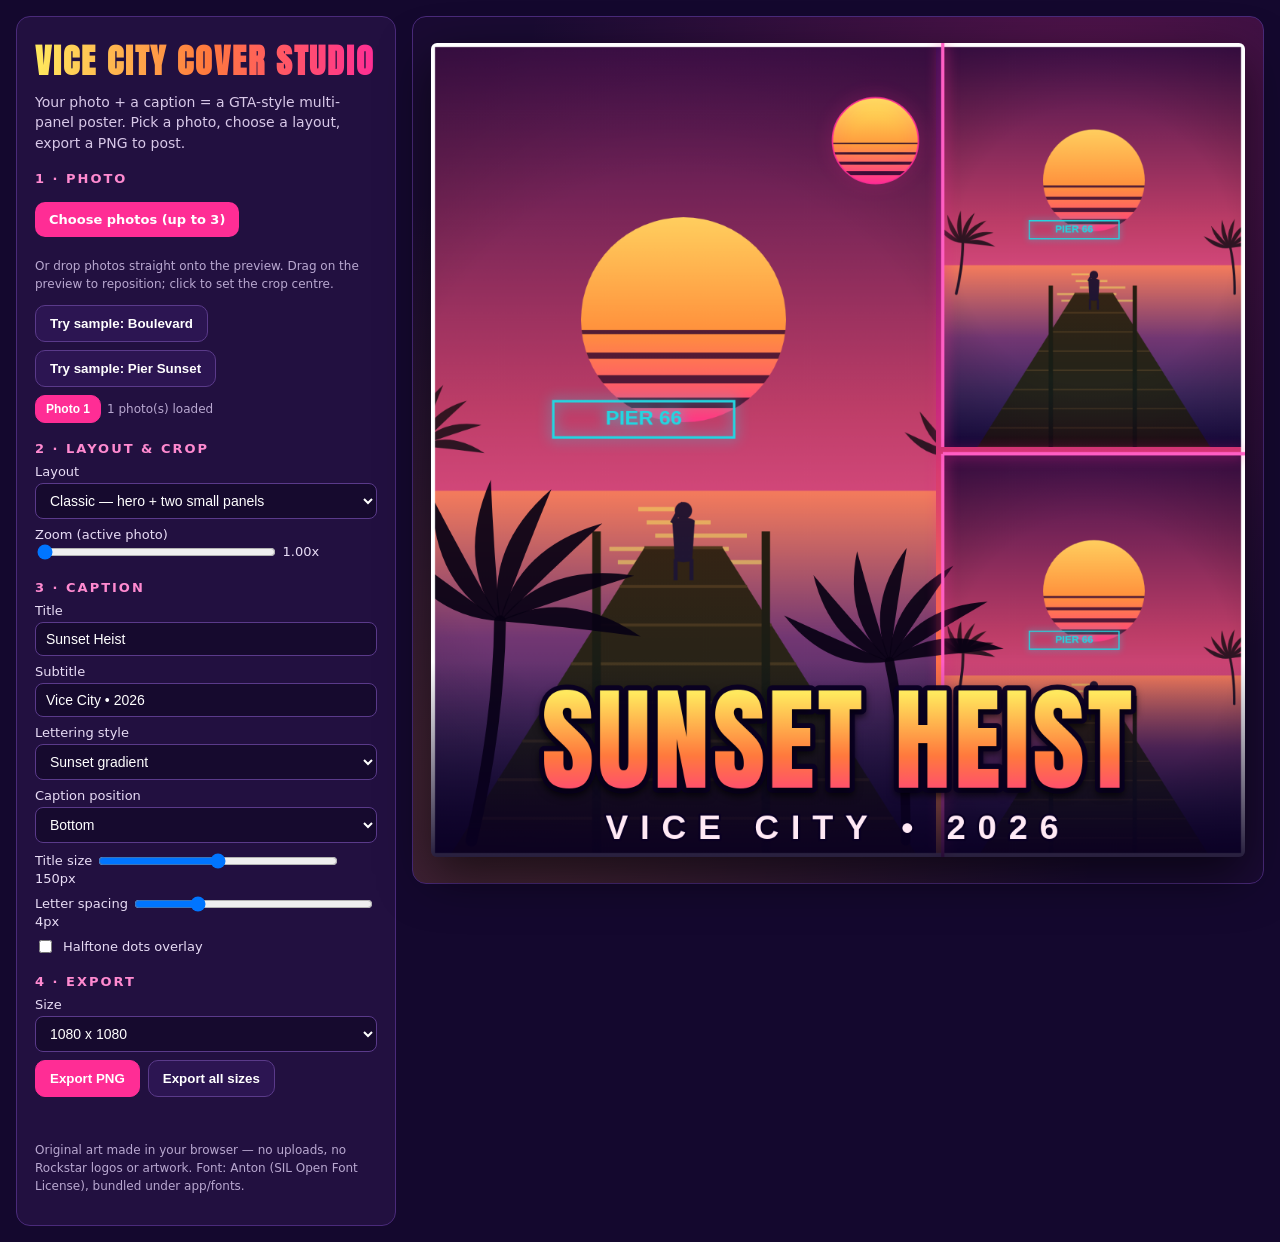
<file: app/index.html>
<!doctype html>
<html lang="en">
<head>
<meta charset="utf-8">
<meta name="viewport" content="width=device-width, initial-scale=1">
<title>Vice City Cover Studio — GTA 6-style cover art maker</title>
<link rel="stylesheet" href="./style.css">
</head>
<body>
<main class="app">
  <section class="panel controls" aria-label="Cover editor">
    <h1>Vice City Cover Studio</h1>
    <p class="tagline">Your photo + a caption = a GTA-style multi-panel poster. Pick a photo, choose a layout, export a PNG to post.</p>

    <h2>1 · Photo</h2>
    <label class="file-btn">Choose photos (up to 3)
      <input id="photo" type="file" accept="image/*" multiple>
    </label>
    <p class="hint">Or drop photos straight onto the preview. Drag on the preview to reposition; click to set the crop centre.</p>
    <div class="samples">
      <button id="sampleBoulevard" type="button">Try sample: Boulevard</button>
      <button id="samplePier" type="button">Try sample: Pier Sunset</button>
    </div>
    <div id="thumbs" class="thumbs" aria-label="Loaded photos"></div>

    <h2>2 · Layout &amp; crop</h2>
    <label>Layout
      <select id="layout"></select>
    </label>
    <label>Zoom (active photo)
      <input id="zoom" type="range" min="1" max="2.5" step="0.05" value="1">
      <span id="zoomVal">1.00x</span>
    </label>

    <h2>3 · Caption</h2>
    <label>Title
      <input id="title" type="text" maxlength="40" value="Sunset Heist">
    </label>
    <label>Subtitle
      <input id="subtitle" type="text" maxlength="60" value="Vice City • 2026">
    </label>
    <label>Lettering style
      <select id="style">
        <option value="sunset">Sunset gradient</option>
        <option value="neon">Neon glow</option>
        <option value="chrome">Chrome</option>
      </select>
    </label>
    <label>Caption position
      <select id="position">
        <option value="bottom">Bottom</option>
        <option value="top">Top</option>
      </select>
    </label>
    <label>Title size
      <input id="capSize" type="range" min="80" max="220" step="5" value="150">
      <span id="capSizeVal">150px</span>
    </label>
    <label>Letter spacing
      <input id="spacing" type="range" min="0" max="16" step="1" value="4">
      <span id="spacingVal">4px</span>
    </label>
    <label class="check"><input id="halftone" type="checkbox"> Halftone dots overlay</label>

    <h2>4 · Export</h2>
    <label>Size
      <select id="size"></select>
    </label>
    <div class="export-row">
      <button id="export" type="button" class="primary">Export PNG</button>
      <button id="exportAll" type="button">Export all sizes</button>
    </div>
    <p id="status" role="status"></p>
    <p class="fine">Original art made in your browser — no uploads, no Rockstar logos or artwork. Font: Anton (SIL Open Font License), bundled under app/fonts.</p>
  </section>

  <section class="panel stage" aria-label="Live cover preview">
    <canvas id="preview" width="1080" height="1080" aria-label="Live cover preview"></canvas>
  </section>
</main>
<script type="module" src="./src/main.js"></script>
</body>
</html>
</file>
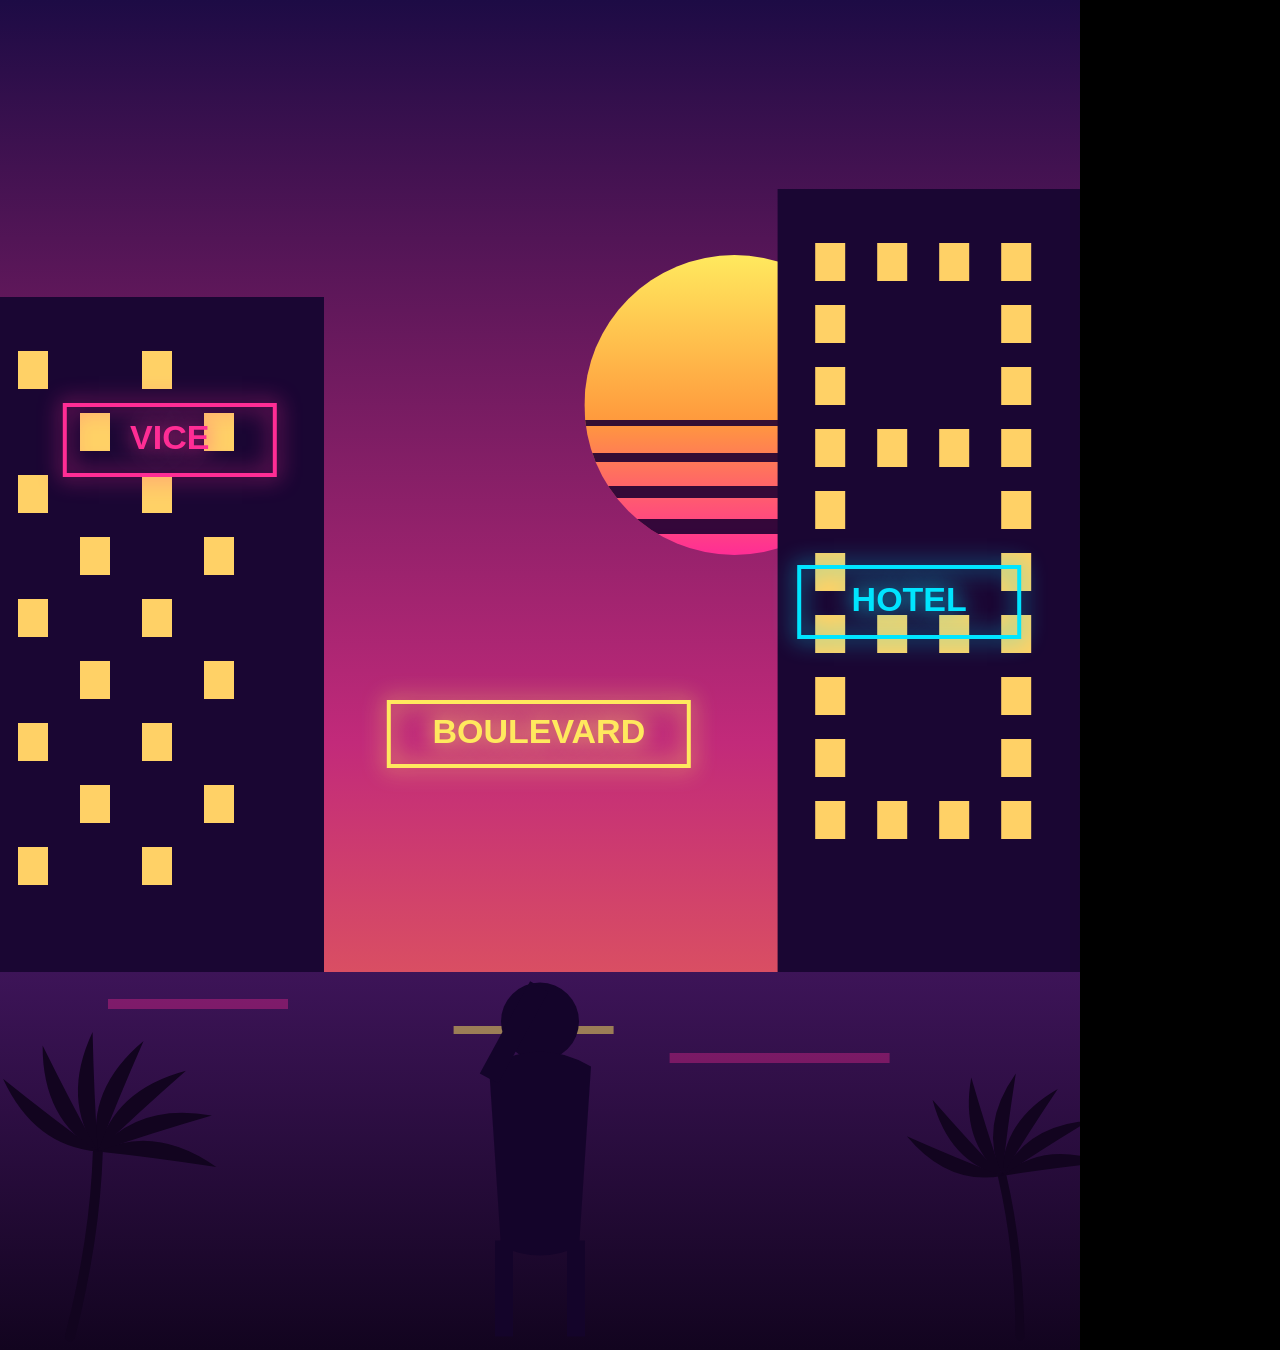
<file: tools/samples.html>
<!doctype html><html><head><meta charset="utf-8"><style>html,body{margin:0;padding:0;background:#000}canvas{display:block}</style></head>
<body><canvas id="scene" width="1080" height="1350"></canvas><script>
const cv = document.getElementById('scene');
const ctx = cv.getContext('2d');
const W = cv.width, H = cv.height;
const scene = new URLSearchParams(location.search).get('scene') || 'boulevard';

function sky(top, mid, bot) {
  const g = ctx.createLinearGradient(0, 0, 0, H);
  g.addColorStop(0, top); g.addColorStop(0.55, mid); g.addColorStop(1, bot);
  ctx.fillStyle = g; ctx.fillRect(0, 0, W, H);
}
function sun(cx, cy, r) {
  const g = ctx.createLinearGradient(cx, cy - r, cx, cy + r);
  g.addColorStop(0, '#ffe95e'); g.addColorStop(0.55, '#ff9a3d'); g.addColorStop(1, '#ff2d95');
  ctx.save(); ctx.beginPath(); ctx.arc(cx, cy, r, 0, Math.PI * 2); ctx.clip();
  ctx.fillStyle = g; ctx.fillRect(cx - r, cy - r, r * 2, r * 2);
  ctx.fillStyle = 'rgba(30,0,50,0.9)';
  for (let i = 0; i < 4; i++) ctx.fillRect(cx - r, cy + r * (0.1 + i * 0.22), r * 2, r * (0.04 + i * 0.02));
  ctx.restore();
}
function palm(x, y, s, lean) {
  ctx.save(); ctx.translate(x, y); ctx.rotate(lean); ctx.scale(s, s);
  ctx.strokeStyle = '#12041f'; ctx.fillStyle = '#12041f'; ctx.lineWidth = 9; ctx.lineCap = 'round';
  ctx.beginPath(); ctx.moveTo(0, 0); ctx.quadraticCurveTo(12, -90, 5, -170); ctx.stroke();
  ctx.translate(5, -170);
  for (let i = 0; i < 7; i++) {
    ctx.save(); ctx.rotate(-0.25 - i * Math.PI / 7.2);
    ctx.beginPath(); ctx.moveTo(0, 0);
    ctx.quadraticCurveTo(55, -18, 105, 28); ctx.quadraticCurveTo(50, 12, 0, 0);
    ctx.fill(); ctx.restore();
  }
  ctx.restore();
}
function neonSign(x, y, w, h, text, color) {
  ctx.save();
  ctx.shadowColor = color; ctx.shadowBlur = 22;
  ctx.strokeStyle = color; ctx.lineWidth = 4;
  ctx.strokeRect(x, y, w, h);
  ctx.fillStyle = color;
  ctx.font = 'bold 34px Arial, sans-serif'; ctx.textAlign = 'center'; ctx.textBaseline = 'middle';
  ctx.fillText(text, x + w / 2, y + h / 2);
  ctx.restore();
}
function person(cx, baseY, s) {
  ctx.save(); ctx.translate(cx, baseY); ctx.scale(s, s);
  ctx.fillStyle = '#14042a';
  ctx.beginPath(); ctx.arc(0, -210, 26, 0, Math.PI * 2); ctx.fill();           // head
  ctx.beginPath(); ctx.moveTo(-34, -180);                                      // jacket torso
  ctx.quadraticCurveTo(0, -200, 34, -180); ctx.lineTo(26, -60);
  ctx.quadraticCurveTo(0, -48, -26, -60); ctx.closePath(); ctx.fill();
  ctx.fillRect(-30, -64, 12, 64); ctx.fillRect(18, -64, 12, 64);              // legs
  ctx.save(); ctx.translate(-34, -172); ctx.rotate(0.5);                       // raised arm
  ctx.fillRect(-7, -70, 14, 70); ctx.restore();
  ctx.restore();
}

if (scene === 'boulevard') {
  sky('#1d0b45', '#c22a7a', '#ff8a3d');
  sun(W * 0.68, H * 0.30, 150);
  // Art-deco towers left and right with lit windows.
  ctx.fillStyle = '#1a0633';
  ctx.fillRect(0, H * 0.22, W * 0.30, H * 0.78);
  ctx.fillRect(W * 0.72, H * 0.14, W * 0.28, H * 0.86);
  ctx.fillStyle = '#ffd166';
  for (let r = 0; r < 9; r++) for (let c = 0; c < 4; c++)
    if ((r + c) % 2 === 0) ctx.fillRect(18 + c * 62, H * 0.26 + r * 62, 30, 38);
  for (let r = 0; r < 10; r++) for (let c = 0; c < 4; c++)
    if ((r * c) % 3 === 0) ctx.fillRect(W * 0.74 + 16 + c * 62, H * 0.18 + r * 62, 30, 38);
  neonSign(W * 0.06, H * 0.30, 210, 70, 'VICE', '#ff2d95');
  neonSign(W * 0.74, H * 0.42, 220, 70, 'HOTEL', '#00e5ff');
  neonSign(W * 0.36, H * 0.52, 300, 64, 'BOULEVARD', '#ffe95e');
  // Street with wet reflections.
  const road = ctx.createLinearGradient(0, H * 0.72, 0, H);
  road.addColorStop(0, '#3d1458'); road.addColorStop(1, '#12041f');
  ctx.fillStyle = road; ctx.fillRect(0, H * 0.72, W, H * 0.28);
  ctx.fillStyle = 'rgba(255,45,149,0.35)';
  ctx.fillRect(W * 0.1, H * 0.74, 180, 10); ctx.fillRect(W * 0.62, H * 0.78, 220, 10);
  ctx.fillStyle = 'rgba(255,233,94,0.5)';
  ctx.fillRect(W * 0.42, H * 0.76, 160, 8);
  person(W * 0.5, H * 0.99, 1.5);
  palm(70, H * 0.99, 1.1, 0.12);
  palm(W - 60, H * 0.99, 0.95, -0.14);
} else {
  sky('#160a3d', '#d63d7f', '#ff9a3d');
  sun(W * 0.5, H * 0.34, 170);
  // Sea with sun glitter.
  const sea = ctx.createLinearGradient(0, H * 0.55, 0, H);
  sea.addColorStop(0, '#ff7a5e'); sea.addColorStop(0.4, '#7a2a6e'); sea.addColorStop(1, '#1d0b45');
  ctx.fillStyle = sea; ctx.fillRect(0, H * 0.55, W, H * 0.45);
  ctx.fillStyle = 'rgba(255,233,94,0.55)';
  for (let i = 0; i < 26; i++) {
    const y = H * 0.57 + i * 22;
    const wdt = 60 + (i % 5) * 46;
    ctx.fillRect(W / 2 - wdt / 2 + ((i * 37) % 90 - 45), y, wdt, 7);
  }
  // Wooden pier planks leading to the viewer.
  ctx.fillStyle = '#2a1408';
  ctx.beginPath(); ctx.moveTo(W * 0.44, H * 0.62); ctx.lineTo(W * 0.56, H * 0.62);
  ctx.lineTo(W * 0.86, H); ctx.lineTo(W * 0.14, H); ctx.closePath(); ctx.fill();
  ctx.strokeStyle = '#4a2a12'; ctx.lineWidth = 5;
  for (let i = 0; i < 9; i++) {
    const t = i / 8, y = H * 0.62 + t * H * 0.38;
    const x1 = W * (0.44 - t * 0.30), x2 = W * (0.56 + t * 0.30);
    ctx.beginPath(); ctx.moveTo(x1, y); ctx.lineTo(x2, y); ctx.stroke();
  }
  ctx.fillStyle = '#1a0d05';
  ctx.fillRect(W * 0.36, H * 0.60, 14, H * 0.40);
  ctx.fillRect(W * 0.62, H * 0.60, 14, H * 0.40);
  neonSign(W * 0.30, H * 0.44, 300, 60, 'PIER 66', '#00e5ff');
  palm(80, H * 0.62, 1.0, 0.10);
  palm(W - 70, H * 0.62, 0.9, -0.12);
  // A lone figure at the pier end, looking at the sun.
  person(W * 0.5, H * 0.66, 0.55);
}
window.__sceneReady = true;
</script></body></html>
</file>
<file: app/style.css>
@font-face {
  font-family: 'Anton';
  src: url('./fonts/Anton-Regular.ttf') format('truetype');
  font-weight: 400;
  font-style: normal;
  font-display: swap;
}

* { box-sizing: border-box; }

body {
  margin: 0;
  font-family: 'Segoe UI', system-ui, -apple-system, Arial, sans-serif;
  background: #14082e;
  color: #f5e9f2;
}

.app {
  display: grid;
  grid-template-columns: 380px 1fr;
  gap: 16px;
  min-height: 100vh;
  padding: 16px;
}

.panel {
  background: #221040;
  border: 1px solid #4a2a7a;
  border-radius: 14px;
  padding: 18px;
}

h1 {
  margin: 0 0 6px;
  font-family: 'Anton', 'Arial Narrow', Impact, sans-serif;
  font-size: 34px;
  letter-spacing: 2px;
  text-transform: uppercase;
  background: linear-gradient(90deg, #ffe95e, #ff7a3d, #ff2d95);
  -webkit-background-clip: text;
  background-clip: text;
  color: transparent;
}

.tagline { margin: 0 0 12px; color: #d8c8e8; font-size: 14px; line-height: 1.45; }

h2 {
  margin: 18px 0 8px;
  font-size: 13px;
  letter-spacing: 2px;
  text-transform: uppercase;
  color: #ff8ad0;
}

label {
  display: block;
  margin: 8px 0;
  font-size: 13px;
  color: #e8dcf5;
}

input[type="text"], select {
  width: 100%;
  margin-top: 4px;
  padding: 8px 10px;
  border-radius: 8px;
  border: 1px solid #5a3a8a;
  background: #160a2e;
  color: #fff;
  font-size: 14px;
}

input[type="range"] { width: 70%; vertical-align: middle; }

.file-btn {
  display: inline-block;
  padding: 10px 14px;
  border-radius: 10px;
  background: #ff2d95;
  color: #fff;
  font-weight: 700;
  cursor: pointer;
}
.file-btn input { display: none; }

button {
  padding: 10px 14px;
  border-radius: 10px;
  border: 1px solid #5a3a8a;
  background: #2c1552;
  color: #fff;
  font-weight: 600;
  cursor: pointer;
}
button:hover { border-color: #ff2d95; }
button.primary { background: #ff2d95; border-color: #ff2d95; }

.samples { display: flex; gap: 8px; margin: 8px 0; flex-wrap: wrap; }
.export-row { display: flex; gap: 8px; margin-top: 8px; flex-wrap: wrap; }

.hint, .fine { font-size: 12px; color: #b9a8d0; line-height: 1.5; }

.thumbs { display: flex; gap: 6px; align-items: center; flex-wrap: wrap; margin-top: 8px; }
.thumb { padding: 6px 10px; font-size: 12px; }
.thumb.active { background: #ff2d95; border-color: #ff2d95; }
.thumb-hint { font-size: 12px; color: #b9a8d0; }

.check { display: flex; gap: 8px; align-items: center; }

#status { min-height: 18px; font-size: 13px; color: #ffe95e; }

.stage {
  display: flex;
  align-items: center;
  justify-content: center;
  position: sticky;
  top: 16px;
  align-self: start;
  height: calc(100vh - 32px);
  background:
    radial-gradient(circle at 80% 10%, rgba(255, 45, 149, 0.25), transparent 55%),
    radial-gradient(circle at 10% 90%, rgba(255, 150, 60, 0.2), transparent 55%),
    #1a0b33;
}

#preview {
  max-width: 100%;
  max-height: calc(100vh - 64px);
  width: auto;
  height: auto;
  border-radius: 6px;
  box-shadow: 0 18px 50px rgba(0, 0, 0, 0.6);
  cursor: grab;
  touch-action: none;
}
#preview:active { cursor: grabbing; }

/* Shot mode: cover only, no editor chrome. */
body.shot-cover .controls { display: none; }
body.shot-cover .app { display: block; padding: 0; }
body.shot-cover .stage { border: 0; border-radius: 0; padding: 0; background: #000; }
body.shot-cover #preview { max-height: 100vh; max-width: 100vw; border-radius: 0; box-shadow: none; }

@media (max-width: 900px) {
  .app { grid-template-columns: 1fr; }
}
</file>
